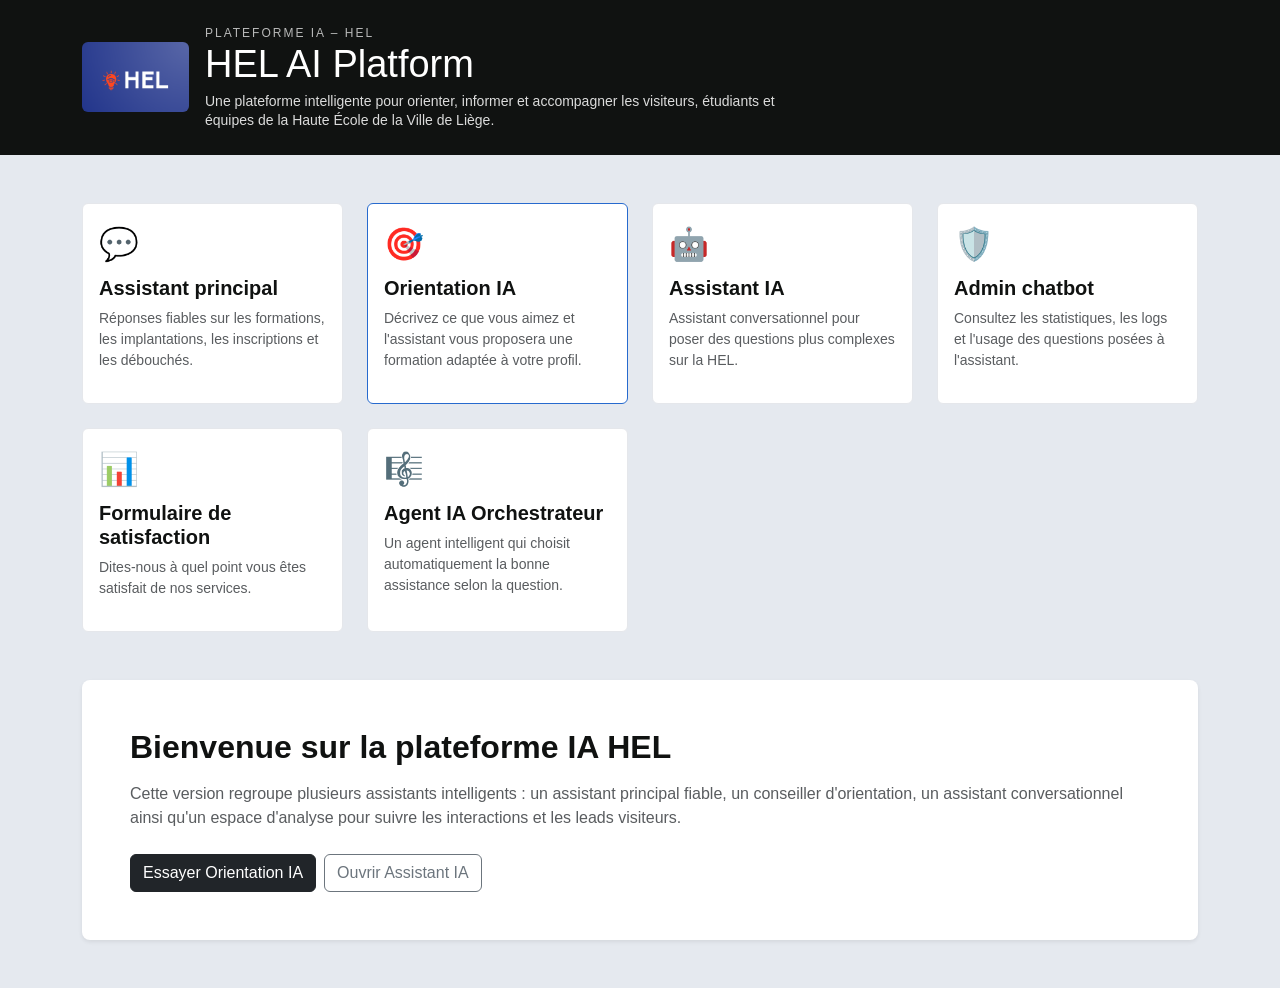
<file: templates/index.html>
<!DOCTYPE html>
<html lang="fr">
<head>
    <meta charset="UTF-8">
    <meta name="viewport" content="width=device-width, initial-scale=1">
    <title>HEL AI Platform</title>

    <link href="https://cdn.jsdelivr.net/npm/bootstrap@5.3.2/dist/css/bootstrap.min.css" rel="stylesheet">

    <link rel="stylesheet" href="/static/css/style.css">
</head>
<body>

    <header class="hero text-white py-4">
        <div class="container d-flex justify-content-between align-items-center flex-wrap gap-3">
          <div class="d-flex align-items-center gap-3">
            <img src="/static/images/logo.png" alt="HEL Logo" style="height: 70px; border-radius: 6px;">
            <div>
                <span class="tag">PLATEFORME IA – HEL</span>
                <h1 class="mb-1">HEL AI Platform</h1>
                <p class="mb-0 subtitle">
                    Une plateforme intelligente pour orienter, informer et accompagner
                    les visiteurs, étudiants et équipes de la Haute École de la Ville de Liège.
                </p>
            </div>
          </div> 
          
          <div class="d-flex flex-column gap-2">
            <!-- <a href="#" class="btn btn-dark">Admin chatbot</a>
            <a href="#" class="btn btn-dark">Analyse formulaires</a>
            <a href="#" class="btn btn-dark">Orientation IA</a> -->

          </div>
        </div>
        
    </header>

    <main class="container my-5">
        <div class="row g-4">
            <div class="col-12 col-md-6 col-lg-3">
                <div class="card h-100 hel-card">
                    <div class="card-body">
                        <div class="card-icon">💬</div>
                        <h5 class="card-title">Assistant principal</h5>
                        <p class="card-text small text-muted">
                            Réponses fiables sur les formations, les implantations, les inscriptions et les débouchés.
                        </p>
                        <a href="/chat" class="stretched-link"></a>
                    </div>
                </div>
            </div>

        

            <div class="col-12 col-md-6 col-lg-3">
                <div class="card h-100 hel-card hel-card-highlight">
                    <div class="card-body">
                        <div class="card-icon">🎯</div>
                        <h5 class="card-title">Orientation IA</h5>
                        <p class="card-text small text-muted">
                            Décrivez ce que vous aimez et l'assistant vous proposera une formation adaptée à votre profil.
                        </p>
                        <a href="/orientation" class="stretched-link"></a>
                    </div>
                </div>
            </div> 



            <div class="col-12 col-md-6 col-lg-3">
                <div class="card h-100 hel-card">
                    <div class="card-body">
                        <div class="card-icon">🤖</div>
                        <h5 class="card-title">Assistant IA</h5>
                        <p class="card-text small text-muted">
                            Assistant conversationnel pour poser des questions plus complexes sur la HEL.
                        </p>
                        <a href="/chat-advanced" class="stretched-link"></a>
                    </div>
                </div>
            </div>


             <div class="col-12 col-md-6 col-lg-3">
                <div class="card h-100 hel-card">
                    <div class="card-body">
                        <div class="card-icon">🛡️</div>
                        <h5 class="card-title">Admin chatbot</h5>
                        <p class="card-text small text-muted">
                            Consultez les statistiques, les logs et l'usage des questions posées à l'assistant.
                        </p>
                        <a href="/admin/login" class="stretched-link"></a>
                    </div>
                </div>
            </div>

             <div class="col-12 col-md-6 col-lg-3">
                <div class="card h-100 hel-card">
                    <div class="card-body">
                        <div class="card-icon">📊</div>
                        <h5 class="card-title">Formulaire de satisfaction</h5>
                        <p class="card-text small text-muted">
                            Dites-nous à quel point vous êtes satisfait de nos services.
                        </p>
                        <a href="formulaire" class="stretched-link"></a>
                    </div>
                </div>
            </div>

            <!-- <div class="col-12 col-md-6 col-lg-3">
                <div class="card h-100 hel-card">
                    <div class="card-body">
                        <div class="card-icon">🎓</div>
                        <h5 class="card-title">Assistant Étudiant</h5>
                        <p class="card-text small text-muted">
                            Aide pratique pour les comptes, inscriptions, contacts, secrétariat et services de la HEL.
                        </p>
                        <a href="#" class="stretched-link"></a>
                    </div>
                </div>
            </div> -->

              <div class="col-12 col-md-6 col-lg-3">
                <div class="card h-100 hel-card">
                    <div class="card-body">
                        <div class="card-icon">🎼</div>
                        <h5 class="card-title">Agent IA Orchestrateur</h5>
                        <p class="card-text small text-muted">
                            Un agent intelligent qui choisit automatiquement la bonne assistance selon la question.
                        </p>
                        <a href="/chat-orchestrator" class="stretched-link"></a>
                    </div>
                </div>
            </div>
        </div>
        <!-- ===== WELCOME / CALL TO ACTION ===== -->
        <section class="welcome-section bg-white rounded-3 p-4 p-md-5 mt-5 shadow-sm">
            <h2 class="welcome-title mb-3">Bienvenue sur la plateforme IA HEL</h2>
            <p class="text-muted mb-4">
                Cette version regroupe plusieurs assistants intelligents : un assistant principal fiable,
                un conseiller d'orientation, un assistant conversationnel ainsi qu'un espace
                d'analyse pour suivre les interactions et les leads visiteurs.
            </p>
            <div class="d-flex flex-wrap gap-2">
                <a href="/orientation" class="btn btn-dark">Essayer Orientation IA</a>
                <a href="/chat-advanced" class="btn btn-outline-secondary">Ouvrir Assistant IA</a>
            </div>
        </section>
    </main>
<script src="https://cdn.jsdelivr.net/npm/bootstrap@5.3.2/dist/js/bootstrap.bundle.min.js"></script>

</body>
</html>
</file>
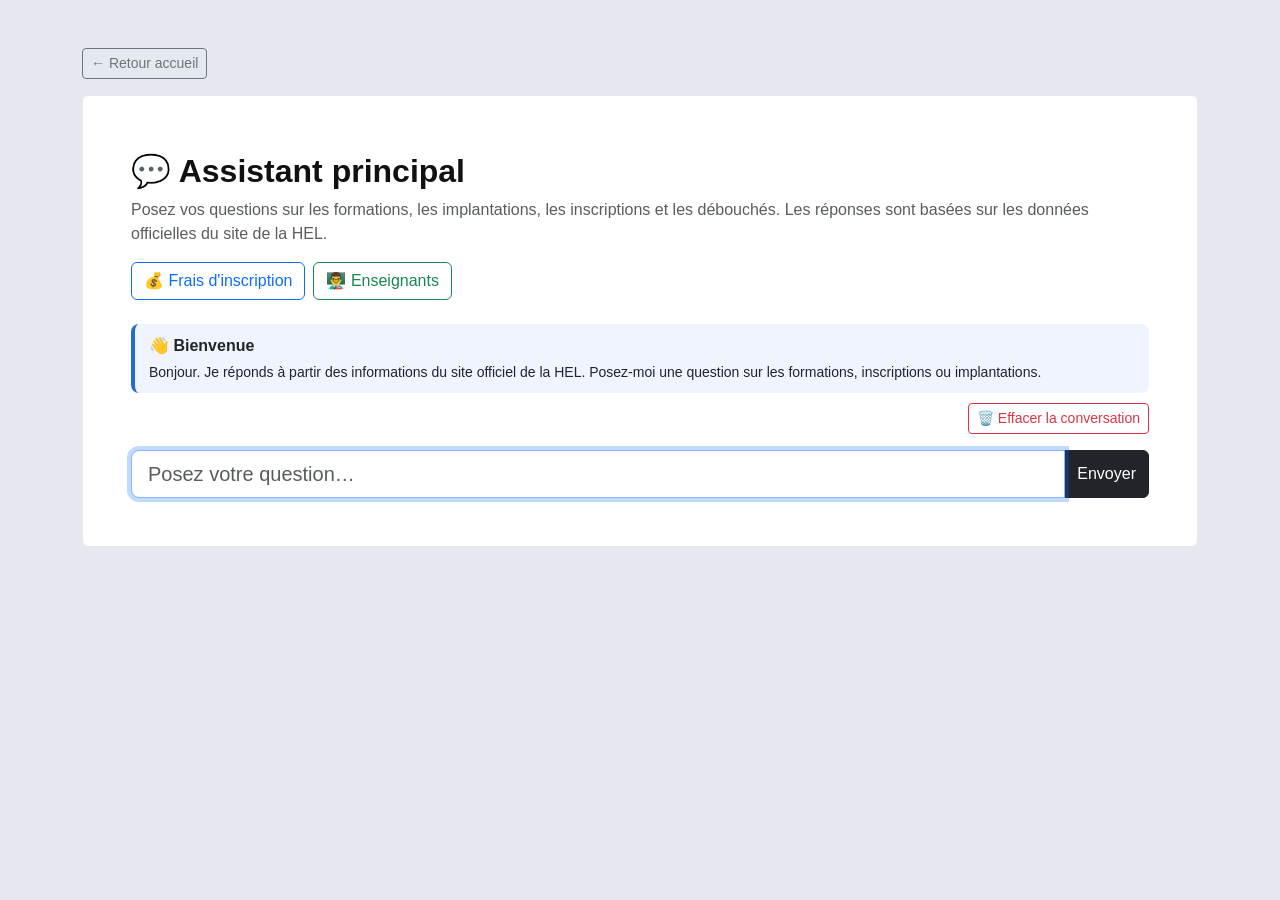
<file: templates/chat.html>
<!DOCTYPE html>
<html lang="fr">
<head>
    <meta charset="UTF-8">
    <meta name="viewport" content="width=device-width, initial-scale=1">
    <title>Assistant principal — HEL AI</title>

    <link href="https://cdn.jsdelivr.net/npm/bootstrap@5.3.2/dist/css/bootstrap.min.css" rel="stylesheet">
    <link rel="stylesheet" href="/static/css/style.css">
</head>
<body>

    <main class="container my-5">

        <a href="/" class="btn btn-outline-secondary btn-sm mb-3">← Retour accueil</a>

        <div class="card hel-card">
            <div class="card-body p-4 p-md-5">

                <h2 class="card-title text-primary-dark">💬 Assistant principal</h2>
                <p class="text-muted">
                    Posez vos questions sur les formations, les implantations, les inscriptions
                    et les débouchés. Les réponses sont basées sur les données officielles du site
                    de la HEL.
                </p>

                <!-- ===== B2 : Category buttons ===== -->
                <div class="d-flex gap-2 mt-3 mb-1">
                    <button class="btn btn-outline-primary category-btn" id="btn-frais">
                        💰 Frais d'inscription
                    </button>
                    <button class="btn btn-outline-success category-btn" id="btn-enseignants">
                        👨‍🏫 Enseignants
                    </button>
                </div>

                <div class="chat-area chat-area-large mt-4" id="chat-area">
                    <div class="chat-message bot">
                        <strong>👋 Bienvenue</strong>
                        <p class="small mb-0 mt-1">
                            Bonjour. Je réponds à partir des informations du site officiel de la HEL.
                            Posez-moi une question sur les formations, inscriptions ou implantations.
                        </p>
                    </div>
                </div>

                <div class="d-flex justify-content-end mb-2">
                    <button class="btn btn-outline-danger btn-sm" id="clear-btn">🗑️ Effacer la conversation</button>
                </div>
                <div class="input-group mt-3">
                    <input type="text" class="form-control form-control-lg"
                           id="chat-input" placeholder="Posez votre question…" autofocus>
                    <button class="btn btn-dark" id="chat-send">Envoyer</button>
                </div>

            </div>
        </div>

    </main>

    <script src="https://cdn.jsdelivr.net/npm/bootstrap@5.3.2/dist/js/bootstrap.bundle.min.js"></script>
    <script src="/static/js/chat.js"></script>
</body>
</html>
</file>
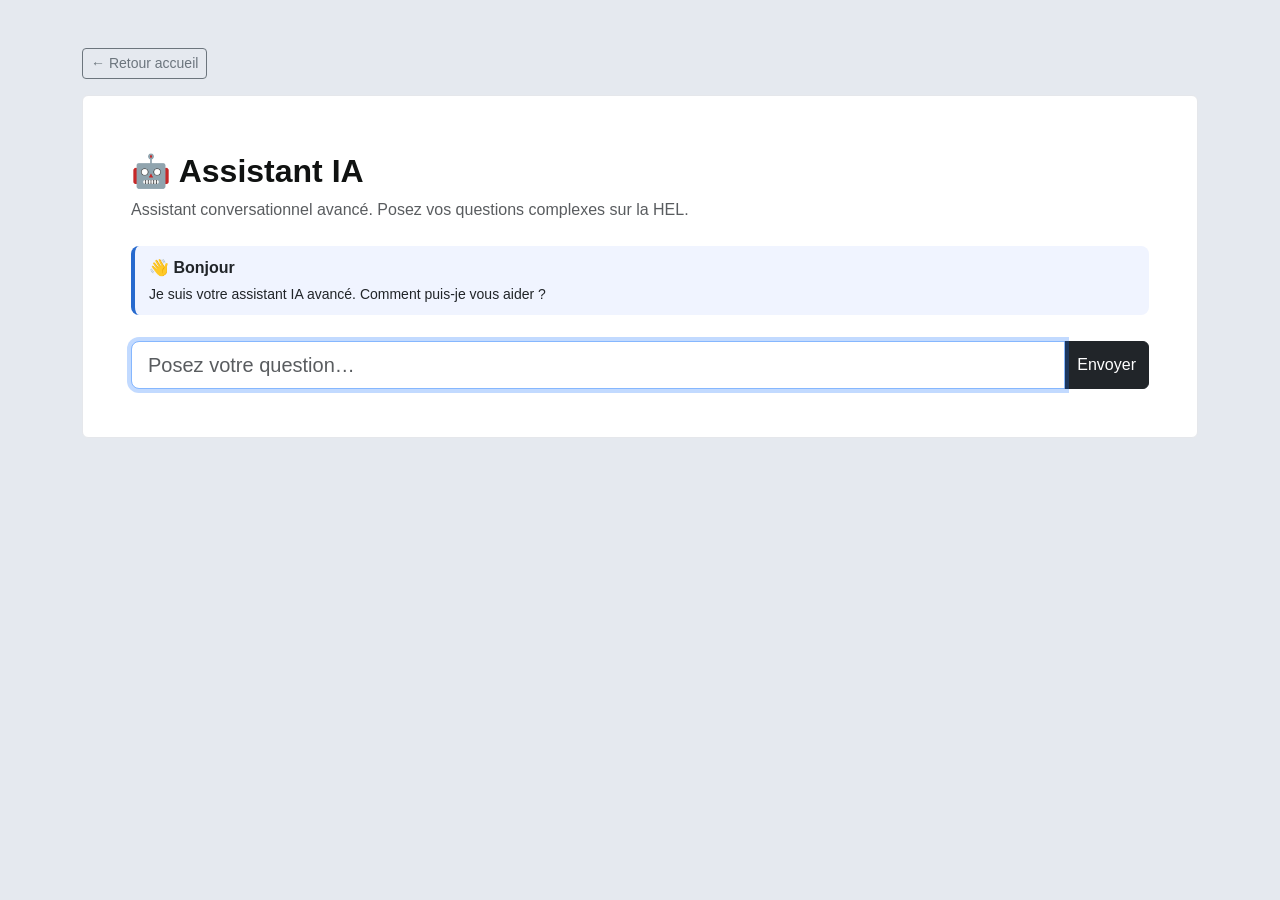
<file: templates/chat_advanced.html>
<!DOCTYPE html>
<html lang="fr">
<head>
    <meta charset="UTF-8">
    <meta name="viewport" content="width=device-width, initial-scale=1">
    <title>Assistant IA — HEL AI</title>
    <link href="https://cdn.jsdelivr.net/npm/bootstrap@5.3.2/dist/css/bootstrap.min.css" rel="stylesheet">
    <link rel="stylesheet" href="/static/css/style.css">
</head>
<body>

    <main class="container my-5">

        <a href="/" class="btn btn-outline-secondary btn-sm mb-3">← Retour accueil</a>

        <div class="card hel-card">
            <div class="card-body p-4 p-md-5">

                <h2 class="card-title text-primary-dark">🤖 Assistant IA</h2>
                <p class="text-muted">
                    Assistant conversationnel avancé. Posez vos questions complexes sur la HEL.
                </p>

                <div class="chat-area chat-area-large mt-4" id="chat-area">
                    <div class="chat-message bot">
                        <strong>👋 Bonjour</strong>
                        <p class="small mb-0 mt-1">
                            Je suis votre assistant IA avancé. Comment puis-je vous aider ?
                        </p>
                    </div>
                </div>

                <div class="input-group mt-3">
                    <input type="text" class="form-control form-control-lg"
                           id="chat-input" placeholder="Posez votre question…" autofocus>
                    <button class="btn btn-dark" id="chat-send">Envoyer</button>
                </div>

            </div>
        </div>

    </main>

    <script src="https://cdn.jsdelivr.net/npm/bootstrap@5.3.2/dist/js/bootstrap.bundle.min.js"></script>
 
    <script src="/static/js/chat_advanced.js"></script>
</body>
</html>
</file>
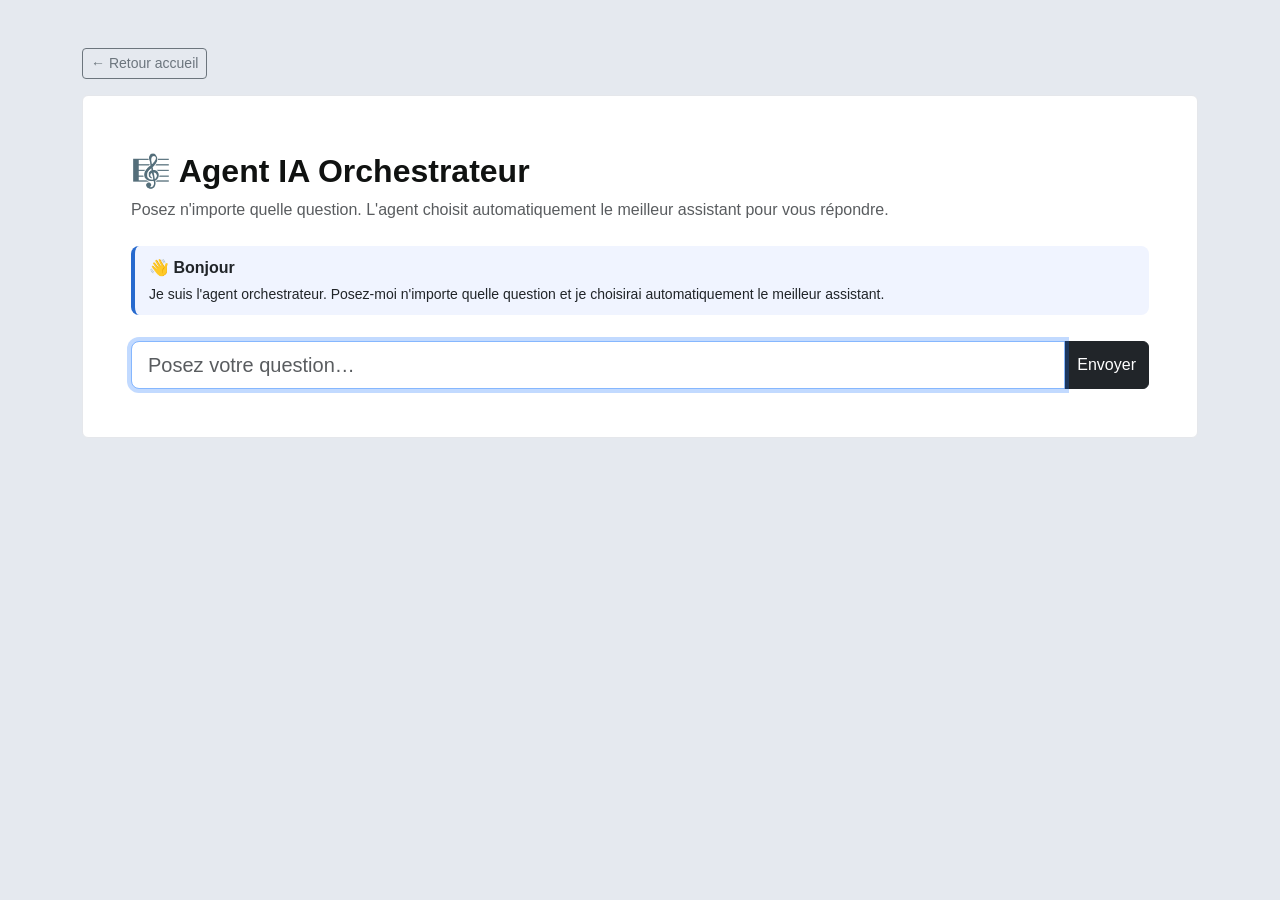
<file: templates/chat_orchestrator.html>
<!DOCTYPE html>
<html lang="fr">
<head>
    <meta charset="UTF-8">
    <meta name="viewport" content="width=device-width, initial-scale=1">
    <title>Agent Orchestrateur — HEL AI</title>
    <link href="https://cdn.jsdelivr.net/npm/bootstrap@5.3.2/dist/css/bootstrap.min.css" rel="stylesheet">
    <link rel="stylesheet" href="/static/css/style.css">
</head>
<body>

    <main class="container my-5">

        <a href="/" class="btn btn-outline-secondary btn-sm mb-3">← Retour accueil</a>

        <div class="card hel-card">
            <div class="card-body p-4 p-md-5">

                <h2 class="card-title text-primary-dark">🎼 Agent IA Orchestrateur</h2>
                <p class="text-muted">
                    Posez n'importe quelle question. L'agent choisit automatiquement 
                    le meilleur assistant pour vous répondre.
                </p>

                <div class="chat-area chat-area-large mt-4" id="chat-area">
                    <div class="chat-message bot">
                        <strong>👋 Bonjour</strong>
                        <p class="small mb-0 mt-1">
                            Je suis l'agent orchestrateur. Posez-moi n'importe quelle question 
                            et je choisirai automatiquement le meilleur assistant.
                        </p>
                    </div>
                </div>

                <div class="input-group mt-3">
                    <input type="text" class="form-control form-control-lg"
                           id="chat-input" placeholder="Posez votre question…" autofocus>
                    <button class="btn btn-dark" id="chat-send">Envoyer</button>
                </div>

            </div>
        </div>

    </main>

    <script src="https://cdn.jsdelivr.net/npm/bootstrap@5.3.2/dist/js/bootstrap.bundle.min.js"></script>
    
    <script src="/static/js/chat_orchestrator.js"></script>
</body>
</html>
</file>
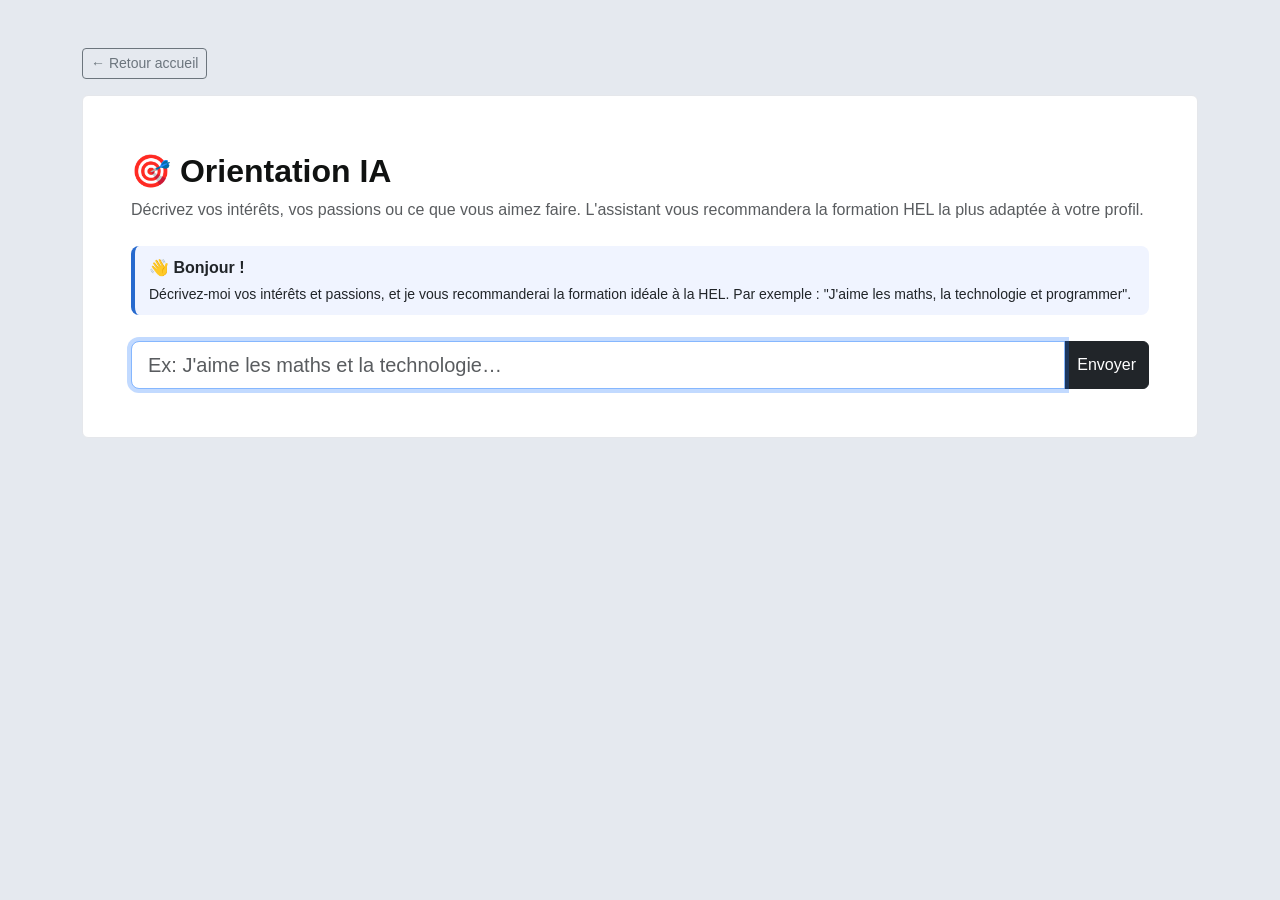
<file: templates/chat_orientation.html>
<!DOCTYPE html>
<html lang="fr">
<head>
    <meta charset="UTF-8">
    <meta name="viewport" content="width=device-width, initial-scale=1">
    <title>Orientation IA — HEL AI</title>
    <link href="https://cdn.jsdelivr.net/npm/bootstrap@5.3.2/dist/css/bootstrap.min.css" rel="stylesheet">
    <link rel="stylesheet" href="/static/css/style.css">
</head>
<body>

    <main class="container my-5">

        <a href="/" class="btn btn-outline-secondary btn-sm mb-3">← Retour accueil</a>

        <div class="card hel-card">
            <div class="card-body p-4 p-md-5">

                <h2 class="card-title text-primary-dark">🎯 Orientation IA</h2>
                <p class="text-muted">
                    Décrivez vos intérêts, vos passions ou ce que vous aimez faire. 
                    L'assistant vous recommandera la formation HEL la plus adaptée à votre profil.
                </p>

                <div class="chat-area chat-area-large mt-4" id="chat-area">
                    <div class="chat-message bot">
                        <strong>👋 Bonjour !</strong>
                        <p class="small mb-0 mt-1">
                            Décrivez-moi vos intérêts et passions, et je vous recommanderai 
                            la formation idéale à la HEL. Par exemple : "J'aime les maths, 
                            la technologie et programmer".
                        </p>
                    </div>
                </div>

                <div class="input-group mt-3">
                    <input type="text" class="form-control form-control-lg"
                           id="chat-input" 
                           placeholder="Ex: J'aime les maths et la technologie…" 
                           autofocus>
                    <button class="btn btn-dark" id="chat-send">Envoyer</button>
                </div>

            </div>
        </div>

    </main>

    <script src="https://cdn.jsdelivr.net/npm/bootstrap@5.3.2/dist/js/bootstrap.bundle.min.js"></script>
   <script src="/static/js/chat_orientation.js"></script>
</body>
</html>
</file>
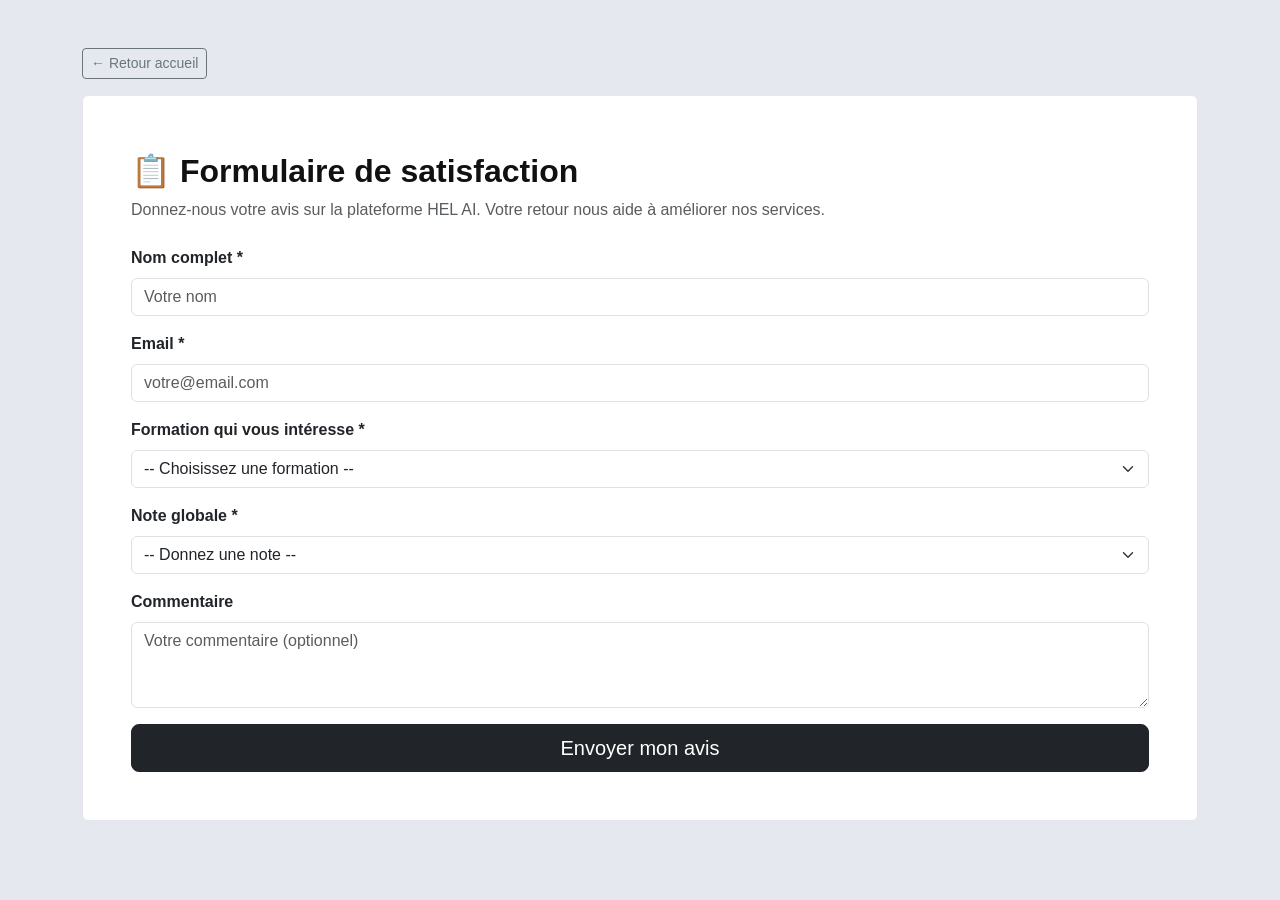
<file: templates/formulaire.html>
<!DOCTYPE html>
<html lang="fr">
<head>
    <meta charset="UTF-8">
    <meta name="viewport" content="width=device-width, initial-scale=1">
    <title>Formulaire de satisfaction — HEL AI</title>
    <link href="https://cdn.jsdelivr.net/npm/bootstrap@5.3.2/dist/css/bootstrap.min.css" rel="stylesheet">
    <link rel="stylesheet" href="/static/css/style.css">
</head>
<body>

    <main class="container my-5">

        <a href="/" class="btn btn-outline-secondary btn-sm mb-3">← Retour accueil</a>

        <div class="card hel-card">
            <div class="card-body p-4 p-md-5">

                <h2 class="card-title text-primary-dark">📋 Formulaire de satisfaction</h2>
                <p class="text-muted">
                    Donnez-nous votre avis sur la plateforme HEL AI. 
                    Votre retour nous aide à améliorer nos services.
                </p>

                <div id="success-message" class="alert alert-success d-none mt-3">
                    ✅ Merci pour votre retour ! Votre réponse a été enregistrée.
                </div>

                <div id="error-message" class="alert alert-danger d-none mt-3">
                    ❌ Une erreur est survenue. Veuillez réessayer.
                </div>

                <form id="satisfaction-form" class="mt-4">

                    <div class="mb-3">
                        <label class="form-label fw-bold">Nom complet *</label>
                        <input type="text" class="form-control" id="nom" placeholder="Votre nom" required>
                    </div>

                    <div class="mb-3">
                        <label class="form-label fw-bold">Email *</label>
                        <input type="email" class="form-control" id="email" placeholder="votre@email.com" required>
                    </div>

                    <div class="mb-3">
                        <label class="form-label fw-bold">Formation qui vous intéresse *</label>
                        <select class="form-select" id="formation" required>
                            <option value="">-- Choisissez une formation --</option>
                            <option>Bachelier en Informatique</option>
                            <option>Bachelier en Comptabilité</option>
                            <option>Bachelier en Automobile</option>
                            <option>Bachelier en Chimie</option>
                            <option>Bachelier en Electronique</option>
                            <option>Bachelier en Logopédie</option>
                            <option>Bachelier en Relations publiques</option>
                            <option>Bachelier en Gestion hôtelière</option>
                            <option>Bachelier en Energies alternatives</option>
                            <option>Master en enseignement</option>
                            <option>Autre</option>
                        </select>
                    </div>

                    <div class="mb-3">
                        <label class="form-label fw-bold">Note globale *</label>
                        <select class="form-select" id="note" required>
                            <option value="">-- Donnez une note --</option>
                            <option value="5">⭐⭐⭐⭐⭐ Excellent</option>
                            <option value="4">⭐⭐⭐⭐ Bien</option>
                            <option value="3">⭐⭐⭐ Moyen</option>
                            <option value="2">⭐⭐ Insuffisant</option>
                            <option value="1">⭐ Mauvais</option>
                        </select>
                    </div>

                    <div class="mb-3">
                        <label class="form-label fw-bold">Commentaire</label>
                        <textarea class="form-control" id="commentaire" rows="3" 
                                  placeholder="Votre commentaire (optionnel)"></textarea>
                    </div>

                    <button type="submit" class="btn btn-dark btn-lg w-100">
                        Envoyer mon avis
                    </button>

                </form>

            </div>
        </div>

    </main>

    <script src="https://cdn.jsdelivr.net/npm/bootstrap@5.3.2/dist/js/bootstrap.bundle.min.js"></script>
    <script src="/static/js/formulaire.js"></script>
</body>
</html>
</file>
<file: static/css/style.css>
/* ===== HEL palette ===== */
:root {
    --hel-dark: #101211;
    --hel-pink: #276ace;
}

body {
    background-color: #e5e9ef;
    font-family: 'Segoe UI', Arial, sans-serif;
}

/* ===== Hero band ===== */
.hero {
    background-color: var(--hel-dark);
}

.hero h1 {
    font-size: 38px;
}

.logo-badge {
    background-color: var(--hel-pink);
    color: white;
    font-weight: bold;
    font-size: 26px;
    padding: 12px 18px;
    border-radius: 6px;
    letter-spacing: 2px;
}

.tag {
    display: block;
    font-size: 12px;
    letter-spacing: 2px;
    opacity: 0.7;
}

.subtitle {
    font-size: 14px;
    max-width: 600px;
    opacity: 0.85;
    line-height: 1.4;
}

/* ===== HEL-styled Bootstrap cards ===== */
.hel-card {
    border: 1px solid #e5e7eb;
    transition: transform 0.15s, box-shadow 0.15s, border-color 0.15s;
}

.hel-card:hover {
    transform: translateY(-3px);
    border-color: var(--hel-dark);
    box-shadow: 0 6px 14px rgba(0, 0, 0, 0.10) !important;
}

.hel-card-highlight {
    border-color: var(--hel-pink);
    background-color: #ffffff;
}

.card-icon {
    font-size: 32px;
}

.hel-card .card-title {
    color: var(--hel-dark);
    font-weight: 600;
    margin-top: 8px;
}

/* ===== Welcome section ===== */
.welcome-title {
    color: var(--hel-dark);
    font-weight: 600;
}


/* ===== Chat messages (live) ===== */
.chat-message.user {
    background-color: var(--hel-dark);
    color: white;
    padding: 10px 14px;
    border-radius: 8px;
    margin-left: 25%;
    margin-bottom: 10px;
    text-align: left;
    word-break: break-word;
}

.chat-message.loading {
    opacity: 0.7;
    font-style: italic;
    color: #555;
}

.chat-message.bot.unreliable {
    border-left-color: #d32f2f;
    background-color: #fff0f0;
}

.chat-message.bot.unreliable strong {
    color: #d32f2f;
    display: block;
    margin-bottom: 4px;
}

/* Make the chat area scrollable when many messages */
.chat-area {
    max-height: 420px;
    overflow-y: auto;
}

/* ===== Clear button hover effect ===== */
#clear-btn {
    transition: background-color 0.2s, color 0.2s;
}

#clear-btn:hover {
    background-color: #d32f2f;
    color: white;
    border-color: #d32f2f;
}

/* ===== B2: Category button active state ===== */
.category-btn {
    transition: background-color 0.2s, color 0.2s;
    font-weight: 500;
}

.category-btn.active-category {
    background-color: #276ace;
    color: white;
    border-color: #276ace;
}

/* Category welcome bubble */
.chat-message.category-welcome {
    background-color: #e8f4fd;
    border-left: 4px solid #276ace;
    padding: 12px 16px;
    border-radius: 8px;
    margin-bottom: 10px;
}

/* ===== Chat message bot style ===== */
.chat-message.bot {
    background-color: #f0f4ff;
    border-left: 4px solid #276ace;
    padding: 10px 14px;
    border-radius: 8px;
    margin-bottom: 10px;
    word-break: break-word;
}

/* ===== B2: Category button active state ===== */
.category-btn {
    transition: background-color 0.2s, color 0.2s;
    font-weight: 500;
}

.category-btn.active-category {
    background-color: #276ace;
    color: white;
    border-color: #276ace;
}

.chat-message.category-welcome {
    background-color: #e8f4fd;
    border-left: 4px solid #276ace;
    padding: 12px 16px;
    border-radius: 8px;
    margin-bottom: 10px;
}
</file>
